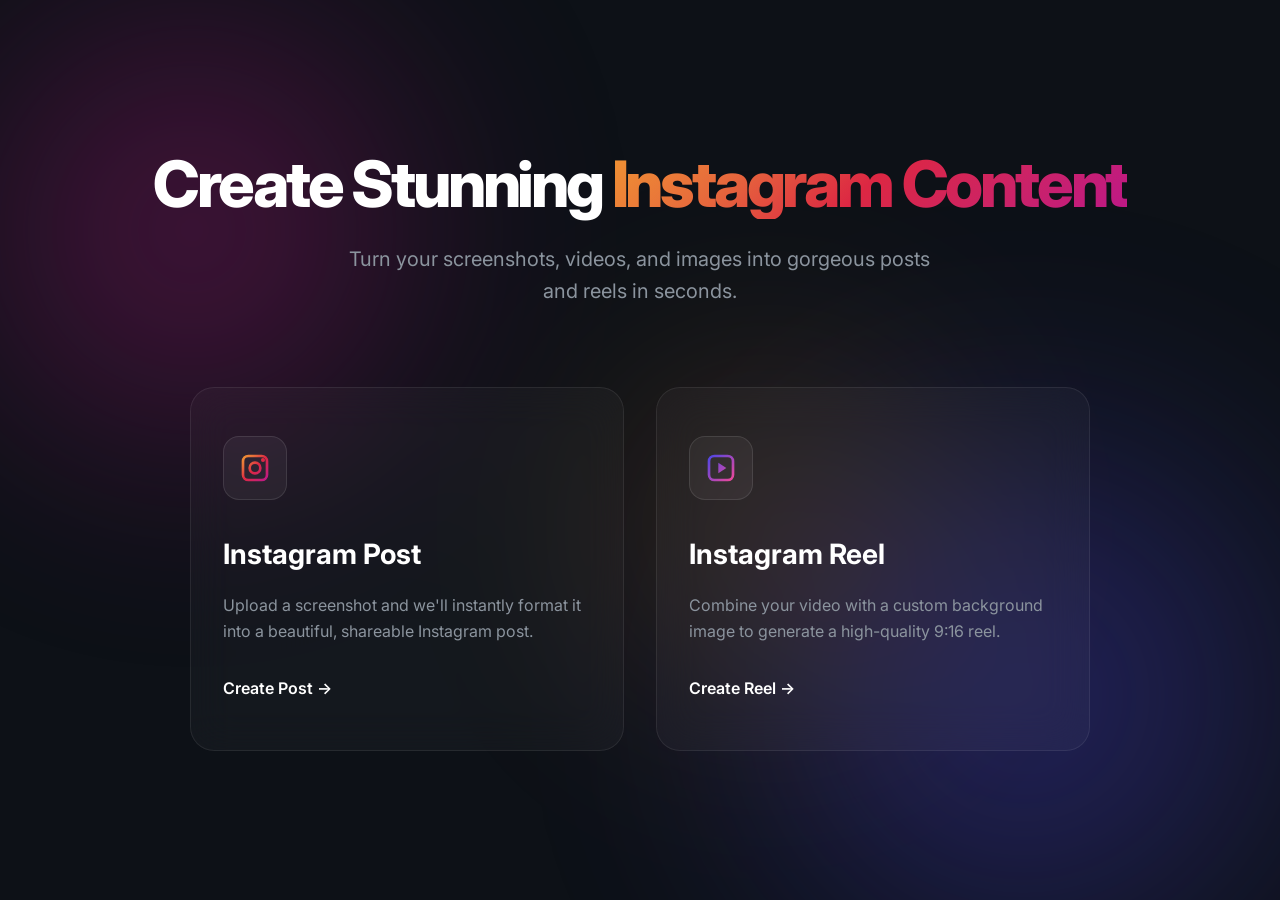
<file: index.html>
<!DOCTYPE html>
<html lang="en">
<head>
    <meta charset="UTF-8">
    <meta name="viewport" content="width=device-width, initial-scale=1.0">
    <title>InstaGen | Next-Gen Instagram Content Creator</title>
    <meta name="description" content="Generate beautiful Instagram posts and reels effortlessly with InstaGen.">
    <link rel="preconnect" href="https://fonts.googleapis.com">
    <link rel="preconnect" href="https://fonts.gstatic.com" crossorigin>
    <link href="https://fonts.googleapis.com/css2?family=Inter:wght@300;400;500;600;700;800&display=swap" rel="stylesheet">
    <link rel="stylesheet" href="styles.css">
</head>
<body>
    <div class="background-elements">
        <div class="blob blob-1"></div>
        <div class="blob blob-2"></div>
        <div class="blob blob-3"></div>
    </div>

    <main class="landing-container">
        <header class="hero-section">
            <h1 class="main-title">Create Stunning <span class="gradient-text">Instagram Content</span></h1>
            <p class="subtitle">Turn your screenshots, videos, and images into gorgeous posts and reels in seconds.</p>
        </header>

        <div class="tools-grid">
            <a href="insta_post.html" class="tool-card">
                <div class="card-icon post-icon">
                    <svg width="32" height="32" viewBox="0 0 24 24" fill="none" xmlns="http://www.w3.org/2000/svg">
                        <rect x="3" y="3" width="18" height="18" rx="4" stroke="url(#paint_post)" stroke-width="2"/>
                        <circle cx="12" cy="12" r="4" stroke="url(#paint_post)" stroke-width="2"/>
                        <circle cx="18" cy="6" r="1.5" fill="url(#paint_post)"/>
                        <defs>
                            <linearGradient id="paint_post" x1="3" y1="3" x2="21" y2="21" gradientUnits="userSpaceOnUse">
                                <stop stop-color="#f09433"/>
                                <stop offset="0.25" stop-color="#e6683c"/>
                                <stop offset="0.5" stop-color="#dc2743"/>
                                <stop offset="0.75" stop-color="#cc2366"/>
                                <stop offset="1" stop-color="#bc1888"/>
                            </linearGradient>
                        </defs>
                    </svg>
                </div>
                <h2>Instagram Post</h2>
                <p>Upload a screenshot and we'll instantly format it into a beautiful, shareable Instagram post.</p>
                <span class="card-cta">Create Post &rarr;</span>
            </a>

            <a href="insta_reel.html" class="tool-card">
                <div class="card-icon reel-icon">
                    <svg width="32" height="32" viewBox="0 0 24 24" fill="none" xmlns="http://www.w3.org/2000/svg">
                        <rect x="3" y="3" width="18" height="18" rx="4" stroke="url(#paint_reel)" stroke-width="2"/>
                        <path d="M10 8L16 12L10 16V8Z" fill="url(#paint_reel)"/>
                        <defs>
                            <linearGradient id="paint_reel" x1="3" y1="3" x2="21" y2="21" gradientUnits="userSpaceOnUse">
                                <stop stop-color="#4F46E5"/>
                                <stop offset="1" stop-color="#EC4899"/>
                            </linearGradient>
                        </defs>
                    </svg>
                </div>
                <h2>Instagram Reel</h2>
                <p>Combine your video with a custom background image to generate a high-quality 9:16 reel.</p>
                <span class="card-cta">Create Reel &rarr;</span>
            </a>
        </div>
    </main>
</body>
</html>
</file>
<file: styles.css>
:root {
    --bg-color: #0d1117;
    --text-primary: #ffffff;
    --text-secondary: #8b949e;
    --card-bg: rgba(255, 255, 255, 0.03);
    --card-border: rgba(255, 255, 255, 0.08);
    --primary-gradient: linear-gradient(135deg, #f09433 0%, #e6683c 25%, #dc2743 50%, #cc2366 75%, #bc1888 100%);
    --secondary-gradient: linear-gradient(135deg, #4F46E5 0%, #EC4899 100%);
    --font-family: 'Inter', system-ui, -apple-system, sans-serif;
    --transition-speed: 0.3s;
}

* {
    margin: 0;
    padding: 0;
    box-sizing: border-box;
}

body {
    background-color: var(--bg-color);
    color: var(--text-primary);
    font-family: var(--font-family);
    min-height: 100vh;
    overflow-x: hidden;
    position: relative;
    line-height: 1.6;
}

/* Background Blobs for modern aesthetic */
.background-elements {
    position: fixed;
    top: 0;
    left: 0;
    width: 100vw;
    height: 100vh;
    z-index: -1;
    overflow: hidden;
}

.blob {
    position: absolute;
    filter: blur(100px);
    opacity: 0.4;
    border-radius: 50%;
    animation: float 20s infinite alternate ease-in-out;
}

.blob-1 {
    top: -10%;
    left: -10%;
    width: 50vw;
    height: 50vw;
    background: radial-gradient(circle, #bc1888 0%, transparent 70%);
}

.blob-2 {
    bottom: -20%;
    right: -10%;
    width: 60vw;
    height: 60vw;
    background: radial-gradient(circle, #4F46E5 0%, transparent 70%);
    animation-delay: -5s;
}

.blob-3 {
    top: 30%;
    left: 40%;
    width: 40vw;
    height: 40vw;
    background: radial-gradient(circle, #f09433 0%, transparent 70%);
    opacity: 0.2;
    animation-delay: -10s;
}

@keyframes float {
    0% { transform: translate(0, 0) scale(1); }
    50% { transform: translate(5%, 5%) scale(1.1); }
    100% { transform: translate(-5%, 10%) scale(0.9); }
}

/* Base Layout Container */
.landing-container {
    max-width: 1200px;
    margin: 0 auto;
    padding: 6rem 2rem;
    display: flex;
    flex-direction: column;
    align-items: center;
    justify-content: center;
    min-height: 100vh;
}

/* Typography */
.hero-section {
    text-align: center;
    margin-bottom: 5rem;
    animation: fadeInDown 1s ease-out forwards;
}

.main-title {
    font-size: clamp(2.5rem, 5vw, 4.5rem);
    font-weight: 800;
    letter-spacing: -0.05em;
    line-height: 1.1;
    margin-bottom: 1.5rem;
}

.gradient-text {
    background: var(--primary-gradient);
    -webkit-background-clip: text;
    -webkit-text-fill-color: transparent;
    background-clip: text;
    text-fill-color: transparent;
    display: inline-block;
}

.subtitle {
    font-size: clamp(1rem, 2vw, 1.25rem);
    color: var(--text-secondary);
    max-width: 600px;
    margin: 0 auto;
}

/* Grid Layout for Tools */
.tools-grid {
    display: grid;
    grid-template-columns: repeat(auto-fit, minmax(320px, 1fr));
    gap: 2rem;
    width: 100%;
    max-width: 900px;
}

/* Cards */
.tool-card {
    background: var(--card-bg);
    border: 1px solid var(--card-border);
    border-radius: 24px;
    padding: 3rem 2rem;
    text-decoration: none;
    color: var(--text-primary);
    backdrop-filter: blur(20px);
    -webkit-backdrop-filter: blur(20px);
    transition: all var(--transition-speed) ease;
    display: flex;
    flex-direction: column;
    position: relative;
    overflow: hidden;
    animation: fadeInUp 1s ease-out forwards;
}

.tool-card:nth-child(2) {
    animation-delay: 0.2s;
}

.tool-card::before {
    content: '';
    position: absolute;
    top: 0;
    left: 0;
    width: 100%;
    height: 100%;
    background: radial-gradient(800px circle at var(--mouse-x, 50%) var(--mouse-y, 50%), rgba(255,255,255,0.06), transparent 40%);
    opacity: 0;
    transition: opacity var(--transition-speed);
    z-index: 1;
    pointer-events: none;
}

.tool-card:hover {
    transform: translateY(-8px);
    border-color: rgba(255, 255, 255, 0.2);
    box-shadow: 0 20px 40px rgba(0,0,0,0.4);
}

.tool-card:hover::before {
    opacity: 1;
}

.card-icon {
    width: 64px;
    height: 64px;
    border-radius: 16px;
    display: flex;
    align-items: center;
    justify-content: center;
    margin-bottom: 2rem;
    background: rgba(255, 255, 255, 0.05);
    border: 1px solid rgba(255, 255, 255, 0.1);
}

.post-icon svg, .reel-icon svg {
    width: 32px;
    height: 32px;
}

.tool-card h2 {
    font-size: 1.75rem;
    font-weight: 700;
    margin-bottom: 1rem;
    z-index: 2;
}

.tool-card p {
    color: var(--text-secondary);
    margin-bottom: 2rem;
    flex-grow: 1;
    z-index: 2;
}

.card-cta {
    font-weight: 600;
    color: #fff;
    display: flex;
    align-items: center;
    gap: 0.5rem;
    transition: gap var(--transition-speed);
    z-index: 2;
}

.tool-card:hover .card-cta {
    gap: 1rem;
}

.tool-card:nth-child(1):hover .card-cta {
    background: var(--primary-gradient);
    -webkit-background-clip: text;
    -webkit-text-fill-color: transparent;
}

.tool-card:nth-child(2):hover .card-cta {
    background: var(--secondary-gradient);
    -webkit-background-clip: text;
    -webkit-text-fill-color: transparent;
}

@keyframes fadeInUp {
    from { opacity: 0; transform: translateY(40px); }
    to { opacity: 1; transform: translateY(0); }
}

@keyframes fadeInDown {
    from { opacity: 0; transform: translateY(-40px); }
    to { opacity: 1; transform: translateY(0); }
}

/* Navigation Generator Layouts */
.generator-layout {
    display: flex;
    flex-direction: row;
    gap: 3rem;
    width: 100%;
    max-width: 1200px;
    justify-content: space-between;
    align-items: flex-start;
    padding: 2rem;
    animation: fadeInUp 0.8s ease-out;
}

@media (max-width: 900px) {
    .generator-layout {
        flex-direction: column;
        align-items: center;
    }
}

.sidebar-controls {
    flex: 1;
    max-width: 400px;
    background: var(--card-bg);
    border: 1px solid var(--card-border);
    border-radius: 20px;
    padding: 2rem;
    backdrop-filter: blur(20px);
}

.preview-area {
    flex: 1;
    display: flex;
    justify-content: center;
    align-items: center;
    border-radius: 20px;
    min-width: 300px;
    max-width: 600px;
    width: 100%;
}

.back-link {
    display: inline-flex;
    align-items: center;
    color: var(--text-secondary);
    text-decoration: none;
    font-weight: 500;
    margin-bottom: 2rem;
    gap: 0.5rem;
    transition: color 0.2s;
}

.back-link:hover {
    color: #fff;
}

.control-group {
    margin-bottom: 1.5rem;
}

.control-group label {
    display: block;
    margin-bottom: 0.5rem;
    font-weight: 600;
    font-size: 0.9rem;
    color: var(--text-primary);
}

.file-input-wrapper {
    position: relative;
    border: 2px dashed rgba(255,255,255,0.2);
    border-radius: 12px;
    padding: 2rem 1rem;
    text-align: center;
    cursor: pointer;
    transition: all 0.2s;
    background: rgba(255,255,255,0.02);
}

.file-input-wrapper:hover, .file-input-wrapper.dragover {
    border-color: #f09433;
    background: rgba(255,255,255,0.05);
}

.file-input-wrapper input[type="file"] {
    position: absolute;
    top: 0;
    left: 0;
    width: 100%;
    height: 100%;
    opacity: 0;
    cursor: pointer;
}

.file-input-text {
    font-size: 0.9rem;
    color: var(--text-secondary);
    pointer-events: none;
}

.input-text {
    width: 100%;
    background: rgba(255,255,255,0.05);
    border: 1px solid rgba(255,255,255,0.1);
    color: #fff;
    padding: 0.75rem 1rem;
    border-radius: 8px;
    font-family: inherit;
    font-size: 1rem;
    outline: none;
    transition: border-color 0.2s;
}

.input-text:focus {
    border-color: #f09433;
}

.btn {
    display: block;
    width: 100%;
    padding: 1rem;
    border: none;
    border-radius: 8px;
    background: var(--primary-gradient);
    color: #fff;
    font-weight: 700;
    font-size: 1rem;
    cursor: pointer;
    transition: opacity 0.2s, transform 0.2s;
    margin-top: 1rem;
}

.btn:hover {
    opacity: 0.9;
    transform: translateY(-2px);
}

.btn:active {
    transform: translateY(0);
}

/* Instagram Post Output UI */
.insta-post-canvas {
    width: 400px;
    height: 500px; /* 4:5 aspect ratio */
    border-radius: 16px;
    position: relative;
    box-shadow: 0 10px 40px rgba(0,0,0,0.5);
    overflow: hidden;
    background: #000;
}

.post-background {
    position: absolute;
    top: 0;
    left: 0;
    width: 100%;
    height: 100%;
    object-fit: cover;
    z-index: 1;
}

.post-screenshot-container {
    position: absolute;
    top: 50%;
    left: 50%;
    transform: translate(-50%, -50%);
    width: 80%;
    border-radius: 16px;
    overflow: hidden;
    z-index: 2;
    box-shadow: 0 10px 30px rgba(0,0,0,0.6);
    border: 2px solid rgba(255,255,255,0.4);
    display: flex;
    justify-content: center;
    align-items: center;
    background: #000;
}

.post-screenshot-container img {
    width: 100%;
    height: auto;
    display: block;
    object-fit: contain;
}

/* Instagram Reel Output UI */
.insta-reel-canvas {
    width: 400px;
    height: 711px; /* 9:16 aspect ratio roughly */
    border-radius: 16px;
    overflow: hidden;
    position: relative;
    box-shadow: 0 10px 40px rgba(0,0,0,0.5);
    background: #000;
}

.reel-background {
    position: absolute;
    top: 0;
    left: 0;
    width: 100%;
    height: 100%;
    object-fit: cover;
    z-index: 1;
}

.reel-video-container {
    position: absolute;
    top: 50%;
    left: 50%;
    transform: translate(-50%, -50%);
    width: 80%;
    height: auto;
    border-radius: 12px;
    overflow: hidden;
    z-index: 2;
    box-shadow: 0 4px 20px rgba(0,0,0,0.5);
    border: 2px solid rgba(255,255,255,0.2);
    transition: all 0.3s ease;
}

.stacked-top {
    top: 25% !important;
    width: 90% !important;
}

.stacked-bottom {
    top: 75% !important;
    width: 90% !important;
}

.reel-video-container video, .reel-video-container img {
    width: 100%;
    height: auto;
    display: block;
}

.reel-overlay {
    position: absolute;
    top: 0;
    left: 0;
    width: 100%;
    height: 100%;
    z-index: 3;
    background: linear-gradient(180deg, rgba(0,0,0,0.2) 0%, transparent 20%, transparent 70%, rgba(0,0,0,0.8) 100%);
    pointer-events: none;
    display: flex;
    flex-direction: column;
    justify-content: flex-end;
    padding: 16px;
    color: white;
}

.reel-sidebar {
    position: absolute;
    right: 16px;
    bottom: 50px;
    display: flex;
    flex-direction: column;
    gap: 20px;
    align-items: center;
}

.reel-action {
    display: flex;
    flex-direction: column;
    align-items: center;
    gap: 4px;
}

.reel-action svg {
    width: 28px;
    height: 28px;
    filter: drop-shadow(0 2px 4px rgba(0,0,0,0.5));
}

.reel-action span {
    font-size: 12px;
    font-weight: 500;
    text-shadow: 0 1px 2px rgba(0,0,0,0.8);
}

.reel-user-info {
    display: flex;
    align-items: center;
    gap: 8px;
    margin-bottom: 8px;
}

.reel-avatar {
    width: 32px;
    height: 32px;
    border-radius: 50%;
    border: 2px solid white;
}

.reel-username {
    font-weight: 600;
    font-size: 14px;
    text-shadow: 0 1px 2px rgba(0,0,0,0.8);
}

.reel-follow-btn {
    border: 1px solid white;
    border-radius: 4px;
    padding: 2px 8px;
    font-size: 12px;
    font-weight: 600;
    margin-left: 4px;
}

.reel-caption {
    font-size: 13px;
    margin-bottom: 12px;
    text-shadow: 0 1px 2px rgba(0,0,0,0.8);
    display: -webkit-box;
    -webkit-line-clamp: 2;
    -webkit-box-orient: vertical;
    overflow: hidden;
}

.reel-audio {
    display: flex;
    align-items: center;
    gap: 8px;
    font-size: 13px;
}

.reel-audio marquee {
    width: 150px;
}

.audio-record {
    position: absolute;
    bottom: 16px;
    right: 16px;
    width: 30px;
    height: 30px;
    background: #222;
    border-radius: 50%;
    border: 2px solid white;
    display: flex;
    align-items: center;
    justify-content: center;
    animation: spin 4s linear infinite;
}

.audio-record::after {
    content: '';
    width: 10px;
    height: 10px;
    background: #000;
    border-radius: 50%;
}

@keyframes spin {
    100% { transform: rotate(360deg); }
}
</file>
